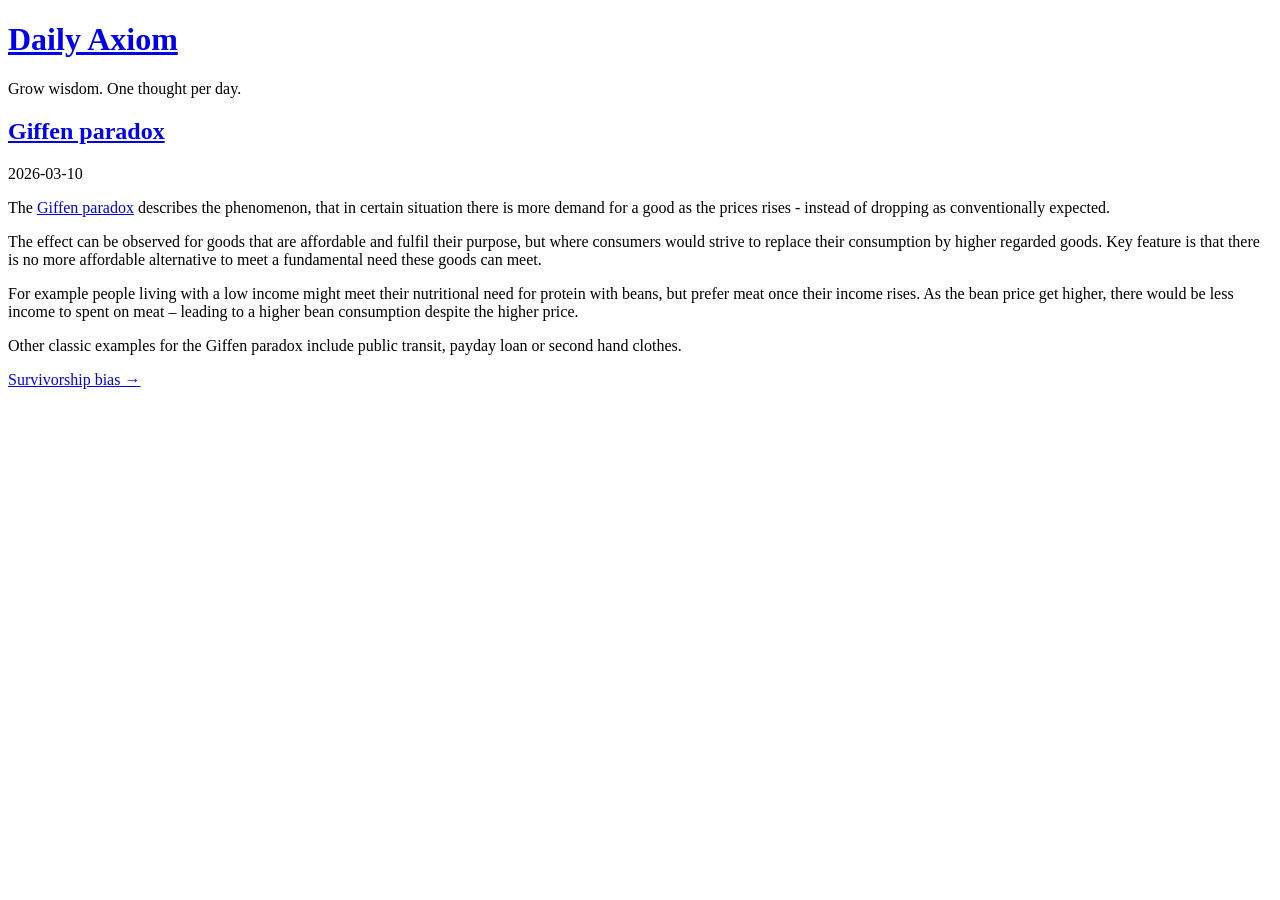
<file: index.html>
<!doctype html><html lang=en><head><meta charset=utf-8><meta content="width=device-width,initial-scale=1" name=viewport><title>Daily Axiom</title><link href=https://dailyaxiom.eu/favicon.svg rel=icon type=image/svg+xml><link href=https://dailyaxiom.eu/style.css rel=stylesheet><link title="Daily Axiom" href=https://dailyaxiom.eu/atom.xml rel=alternate type=application/atom+xml><body><header><h1><a href=/>Daily Axiom</a></h1><p class=tagline>Grow wisdom. One thought per day.</header><main><article><h2><a href=https://dailyaxiom.eu/posts/giffen-paradox/>Giffen paradox</a></h2><div class=meta>2026-03-10</div><div class=content><p>The <a href=https://en.wikipedia.org/wiki/Giffen_good rel=external>Giffen paradox</a> describes the phenomenon, that in certain situation there is more demand for a good as the prices rises - instead of dropping as conventionally expected.<p>The effect can be observed for goods that are affordable and fulfil their purpose, but where consumers would strive to replace their consumption by higher regarded goods. Key feature is that there is no more affordable alternative to meet a fundamental need these goods can meet.<p>For example people living with a low income might meet their nutritional need for protein with beans, but prefer meat once their income rises. As the bean price get higher, there would be less income to spent on meat – leading to a higher bean consumption despite the higher price.<p>Other classic examples for the Giffen paradox include public transit, payday loan or second hand clothes.</div></article><nav class=post-nav><div class=nav-left></div><div class=nav-right><a title="Newer post" href=https://dailyaxiom.eu/posts/survivorship-bias/>Survivorship bias →</a></div></nav></main>
</file>
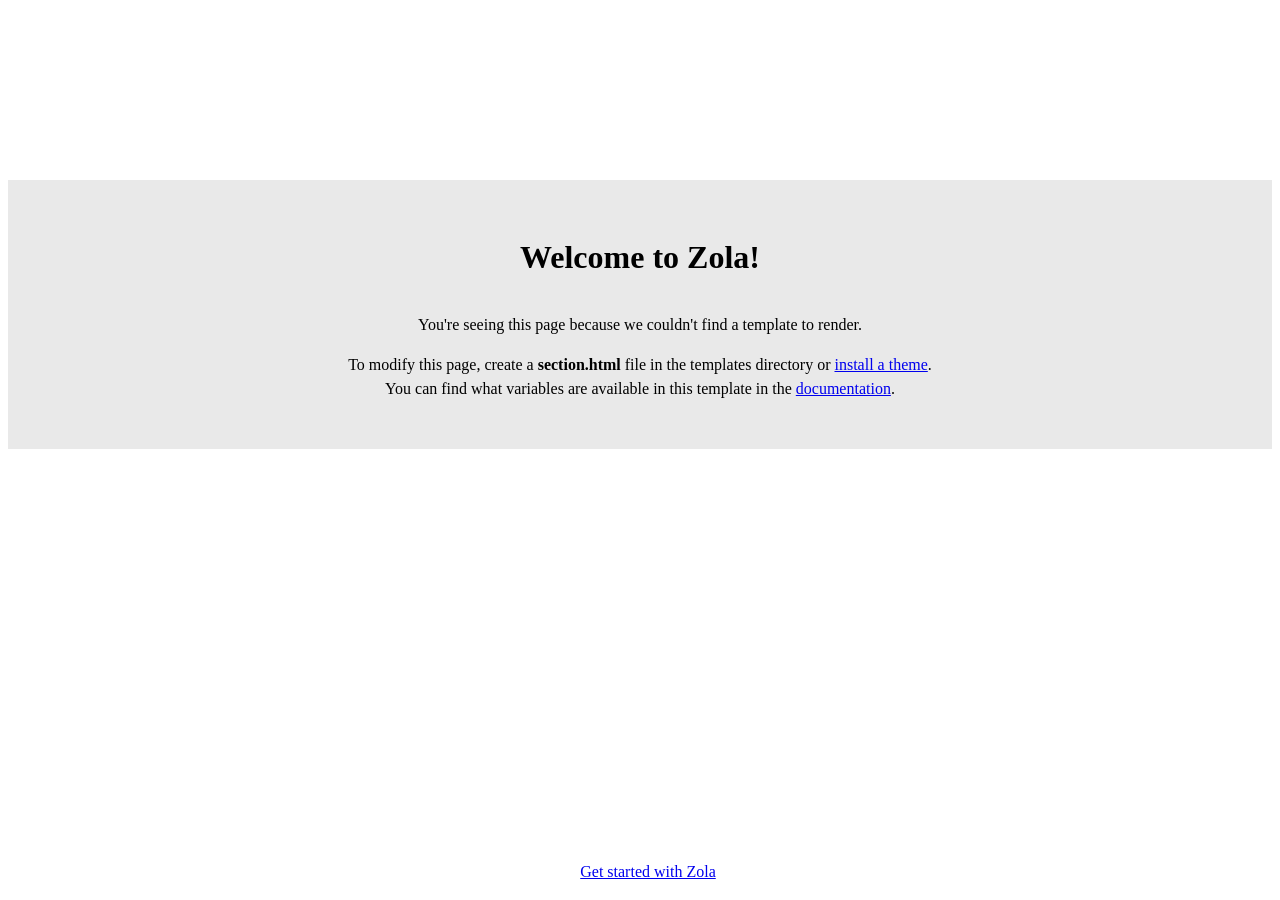
<file: posts/index.html>
<html><head><title>Zola</title><body><div class=container><h1>Welcome to Zola!</h1><p>You're seeing this page because we couldn't find a template to render.<p>To modify this page, create a <b>section.html</b> file in the templates directory or <a href=https://www.getzola.org/documentation/themes/installing-and-using-themes/ target=_blank>install a theme</a>. <br> You can find what variables are available in this template in the <a href=https://www.getzola.org/documentation/templates/pages-sections/#section-variables target=_blank>documentation</a>.</div><footer><a href=https://www.getzola.org/documentation/getting-started/cli-usage/ target=_blank>Get started with Zola</a></footer><style>html{line-height:1.5}h1{margin-bottom:2rem}.container{text-align:center;background:#e9e9e9;margin-top:20vh;padding:2rem;font-family:"sans-serif"}footer{text-align:center;width:100%;position:fixed;bottom:1rem}</style>
</file>
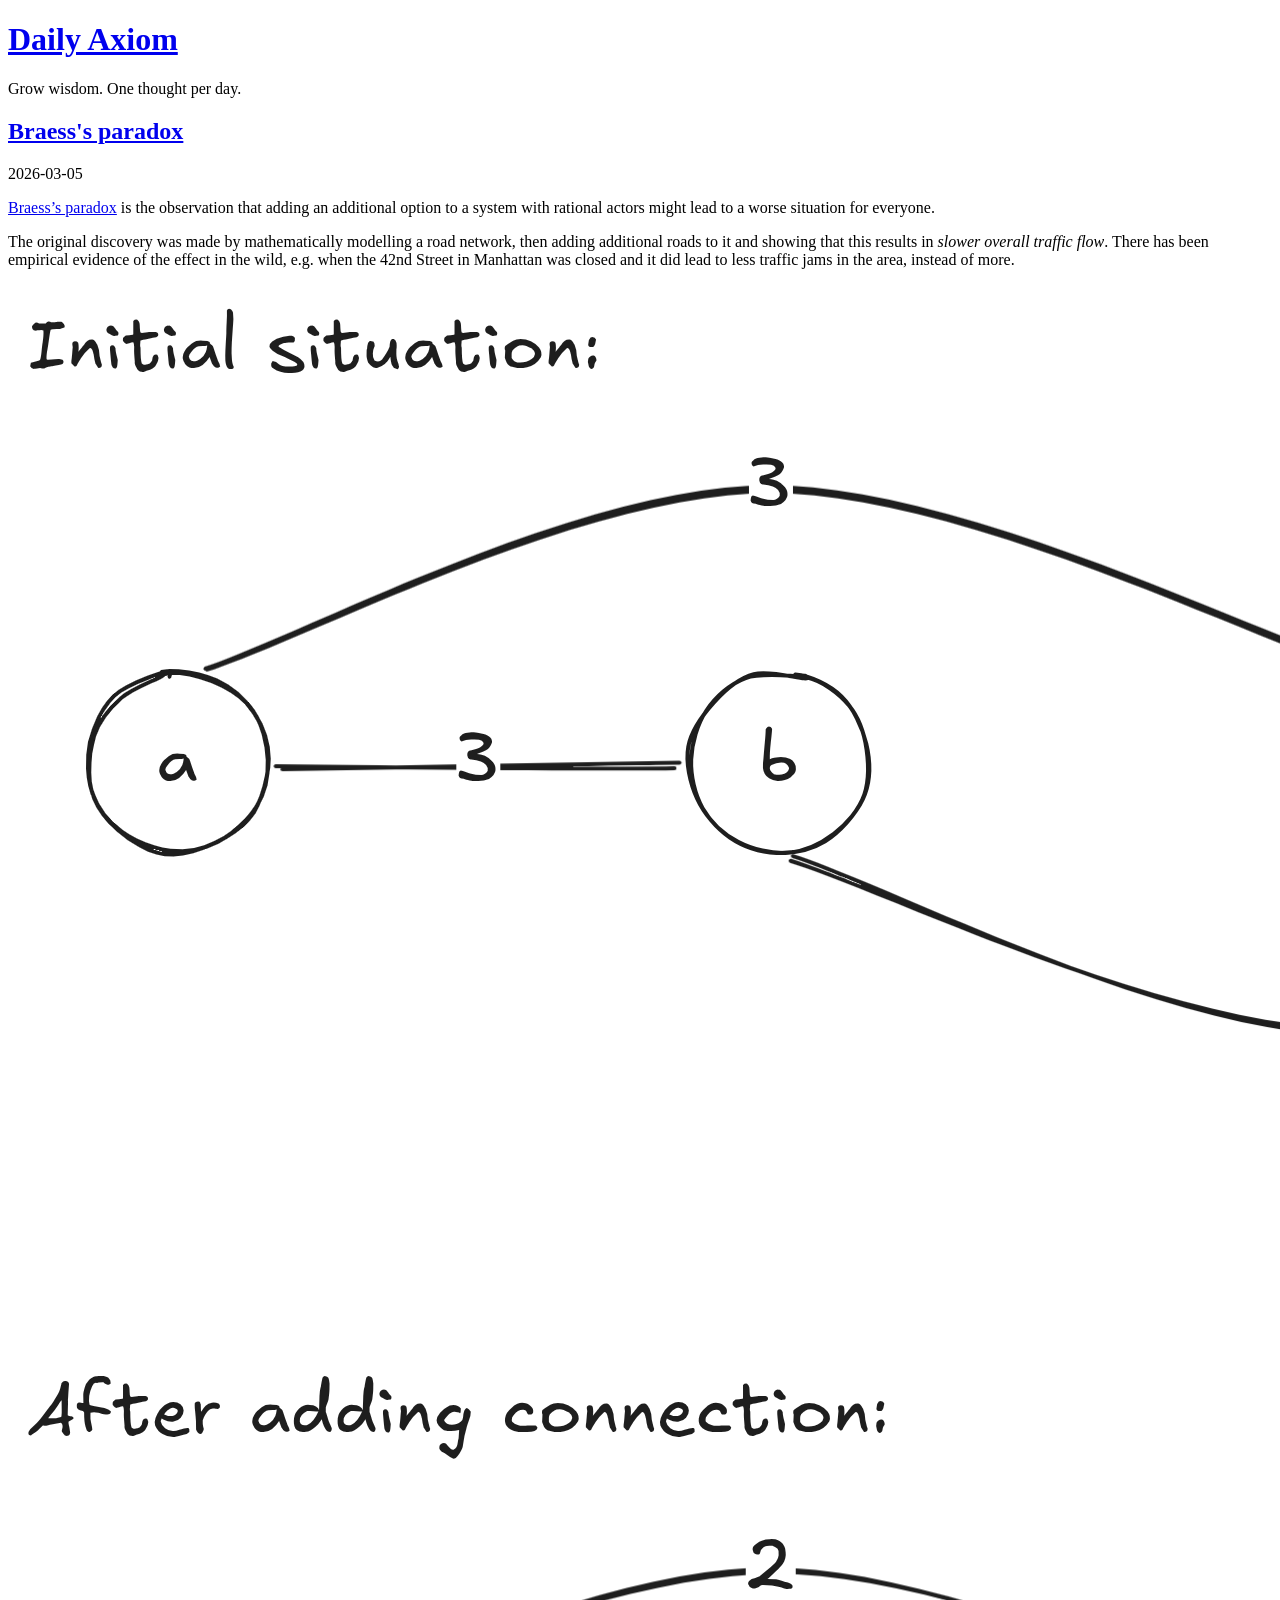
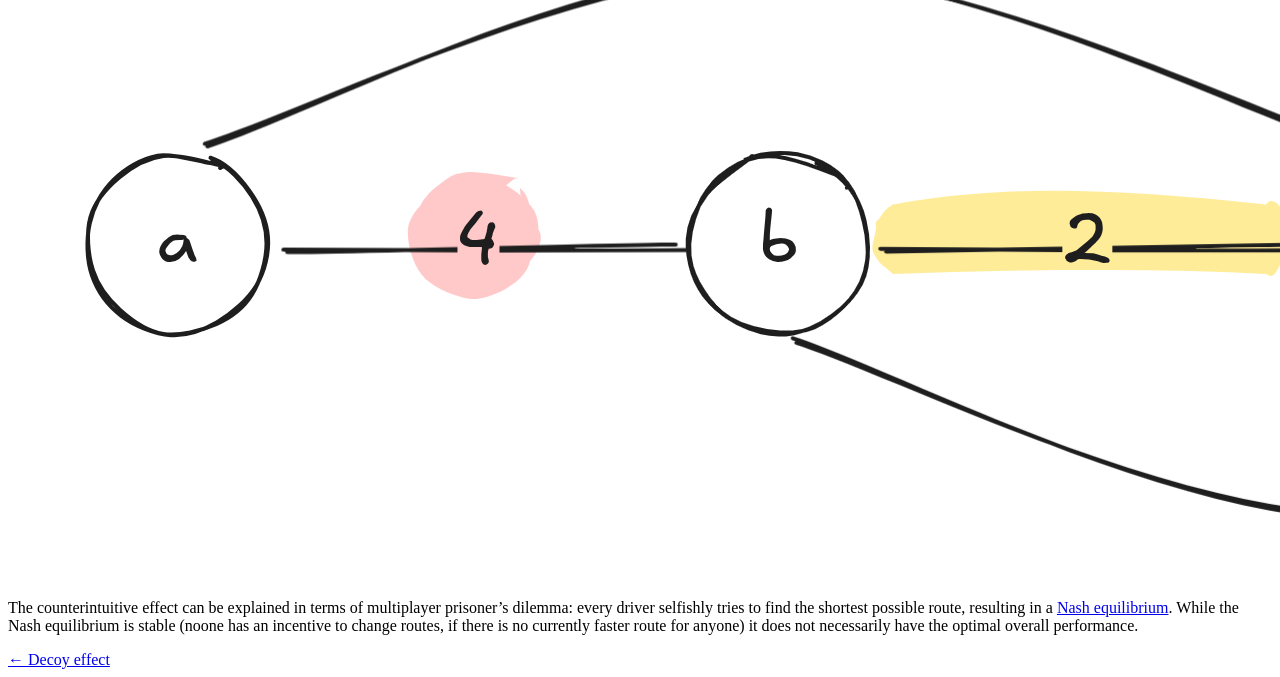
<file: posts/braess-paradox/index.html>
<!doctype html><html lang=en><head><meta charset=utf-8><meta content="width=device-width,initial-scale=1" name=viewport><title>Braess's paradox - Daily Axiom</title><link href=https://dailyaxiom.eu/favicon.svg rel=icon type=image/svg+xml><link href=https://dailyaxiom.eu/style.css rel=stylesheet><link title="Daily Axiom" href=https://dailyaxiom.eu/atom.xml rel=alternate type=application/atom+xml><body><header><h1><a href=/>Daily Axiom</a></h1><p class=tagline>Grow wisdom. One thought per day.</header><main><article><h2><a href=https://dailyaxiom.eu/posts/braess-paradox/>Braess's paradox</a></h2><div class=meta>2026-03-05</div><div class=content><p><a href=https://en.wikipedia.org/wiki/Braess%27s_paradox rel=external>Braess’s paradox</a> is the observation that adding an additional option to a system with rational actors might lead to a worse situation for everyone.<p>The original discovery was made by mathematically modelling a road network, then adding additional roads to it and showing that this results in <em>slower overall traffic flow</em>. There has been empirical evidence of the effect in the wild, e.g. when the 42nd Street in Manhattan was closed and it did lead to less traffic jams in the area, instead of more.<p><img alt="Braess’s paradox scenario" src=/img/braess-paradox.excalidraw.png><p>The counterintuitive effect can be explained in terms of multiplayer prisoner’s dilemma: every driver selfishly tries to find the shortest possible route, resulting in a <a href=https://en.wikipedia.org/wiki/Nash_equilibrium rel=external>Nash equilibrium</a>. While the Nash equilibrium is stable (noone has an incentive to change routes, if there is no currently faster route for anyone) it does not necessarily have the optimal overall performance.</div></article><nav class=post-nav><div class=nav-left><a title="Older post" href=https://dailyaxiom.eu/posts/decoy-effect/>← Decoy effect</a></div><div class=nav-right></div></nav></main>
</file>
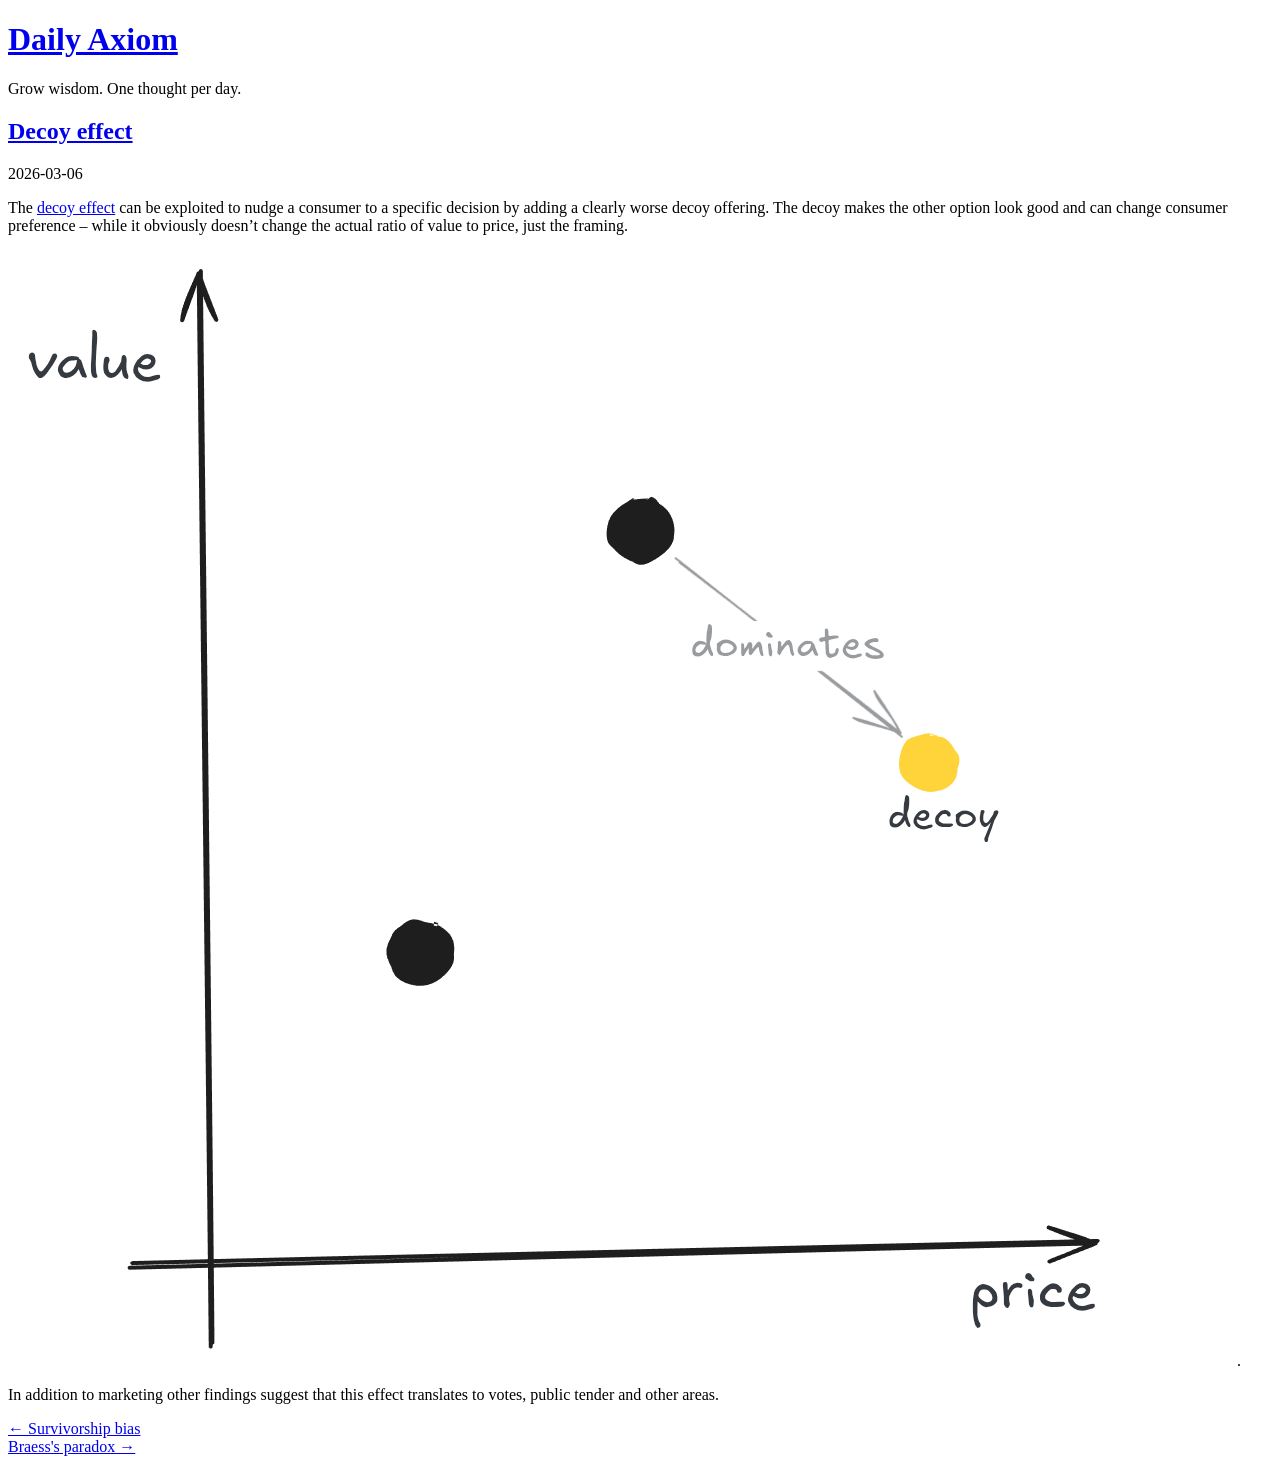
<file: posts/decoy-effect/index.html>
<!doctype html><html lang=en><head><meta charset=utf-8><meta content="width=device-width,initial-scale=1" name=viewport><title>Decoy effect - Daily Axiom</title><link href=https://dailyaxiom.eu/favicon.svg rel=icon type=image/svg+xml><link href=https://dailyaxiom.eu/style.css rel=stylesheet><link title="Daily Axiom" href=https://dailyaxiom.eu/atom.xml rel=alternate type=application/atom+xml><body><header><h1><a href=/>Daily Axiom</a></h1><p class=tagline>Grow wisdom. One thought per day.</header><main><article><h2><a href=https://dailyaxiom.eu/posts/decoy-effect/>Decoy effect</a></h2><div class=meta>2026-03-06</div><div class=content><p>The <a href=https://en.wikipedia.org/wiki/Decoy_effect rel=external>decoy effect</a> can be exploited to nudge a consumer to a specific decision by adding a clearly worse decoy offering. The decoy makes the other option look good and can change consumer preference – while it obviously doesn’t change the actual ratio of value to price, just the framing.<p><img alt="A decoy offering only exists to be dominated by the offering that is pushed" src=/img/decoy-effect.excalidraw.png>.<p>In addition to marketing other findings suggest that this effect translates to votes, public tender and other areas.</div></article><nav class=post-nav><div class=nav-left><a title="Older post" href=https://dailyaxiom.eu/posts/survivorship-bias/>← Survivorship bias</a></div><div class=nav-right><a title="Newer post" href=https://dailyaxiom.eu/posts/braess-paradox/>Braess's paradox →</a></div></nav></main>
</file>
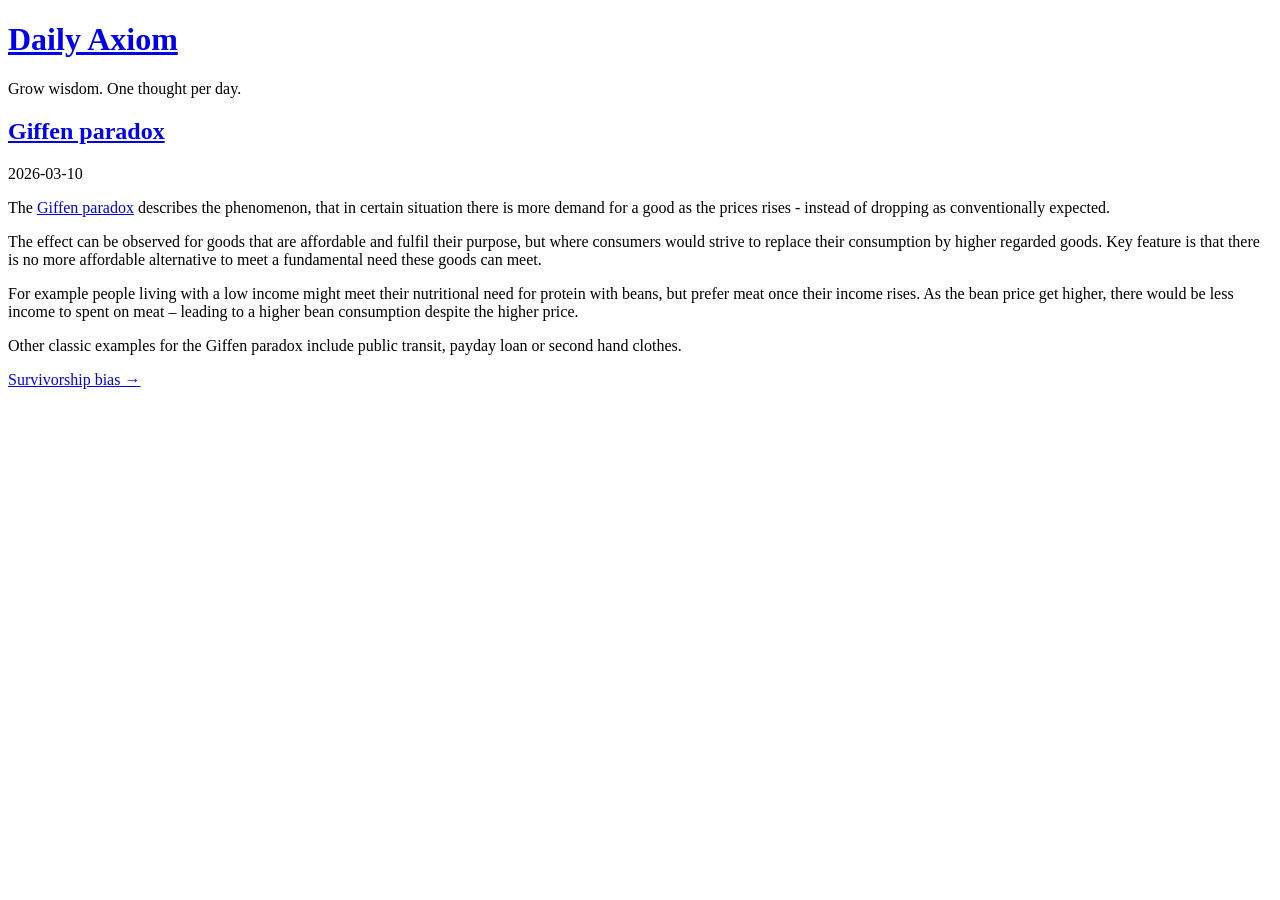
<file: posts/giffen-paradox/index.html>
<!doctype html><html lang=en><head><meta charset=utf-8><meta content="width=device-width,initial-scale=1" name=viewport><title>Giffen paradox - Daily Axiom</title><link href=https://dailyaxiom.eu/favicon.svg rel=icon type=image/svg+xml><link href=https://dailyaxiom.eu/style.css rel=stylesheet><link title="Daily Axiom" href=https://dailyaxiom.eu/atom.xml rel=alternate type=application/atom+xml><body><header><h1><a href=/>Daily Axiom</a></h1><p class=tagline>Grow wisdom. One thought per day.</header><main><article><h2><a href=https://dailyaxiom.eu/posts/giffen-paradox/>Giffen paradox</a></h2><div class=meta>2026-03-10</div><div class=content><p>The <a href=https://en.wikipedia.org/wiki/Giffen_good rel=external>Giffen paradox</a> describes the phenomenon, that in certain situation there is more demand for a good as the prices rises - instead of dropping as conventionally expected.<p>The effect can be observed for goods that are affordable and fulfil their purpose, but where consumers would strive to replace their consumption by higher regarded goods. Key feature is that there is no more affordable alternative to meet a fundamental need these goods can meet.<p>For example people living with a low income might meet their nutritional need for protein with beans, but prefer meat once their income rises. As the bean price get higher, there would be less income to spent on meat – leading to a higher bean consumption despite the higher price.<p>Other classic examples for the Giffen paradox include public transit, payday loan or second hand clothes.</div></article><nav class=post-nav><div class=nav-left></div><div class=nav-right><a title="Newer post" href=https://dailyaxiom.eu/posts/survivorship-bias/>Survivorship bias →</a></div></nav></main>
</file>
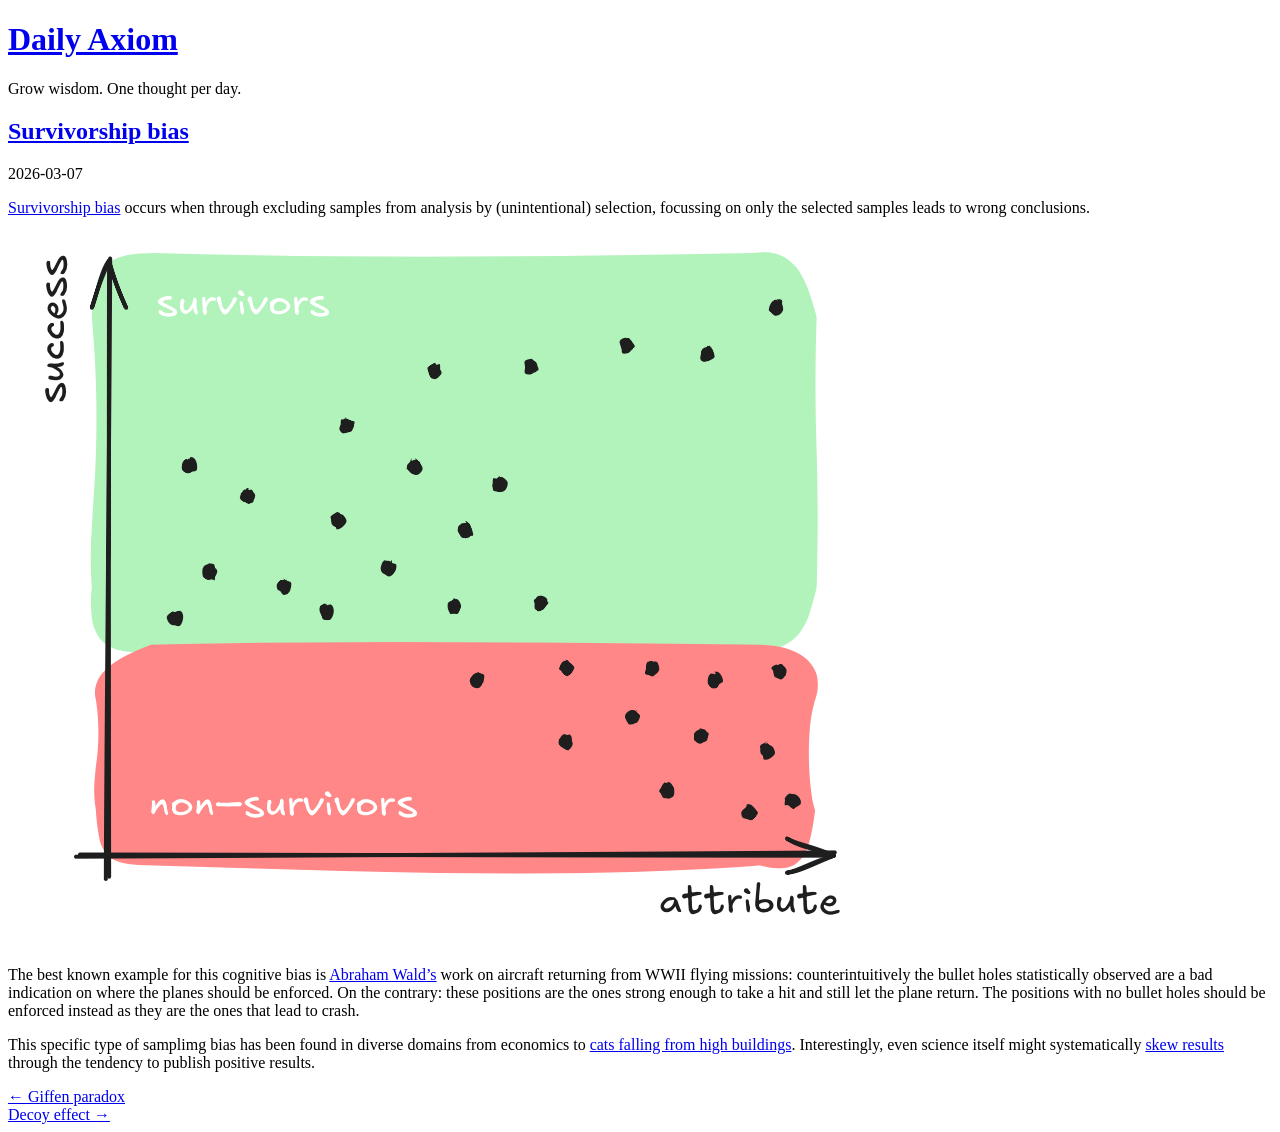
<file: posts/survivorship-bias/index.html>
<!doctype html><html lang=en><head><meta charset=utf-8><meta content="width=device-width,initial-scale=1" name=viewport><title>Survivorship bias - Daily Axiom</title><link href=https://dailyaxiom.eu/favicon.svg rel=icon type=image/svg+xml><link href=https://dailyaxiom.eu/style.css rel=stylesheet><link title="Daily Axiom" href=https://dailyaxiom.eu/atom.xml rel=alternate type=application/atom+xml><body><header><h1><a href=/>Daily Axiom</a></h1><p class=tagline>Grow wisdom. One thought per day.</header><main><article><h2><a href=https://dailyaxiom.eu/posts/survivorship-bias/>Survivorship bias</a></h2><div class=meta>2026-03-07</div><div class=content><p><a href=https://en.wikipedia.org/wiki/Survivorship_bias rel=external>Survivorship bias</a> occurs when through excluding samples from analysis by (unintentional) selection, focussing on only the selected samples leads to wrong conclusions.<p><img alt="Diagram showing how different conclusions can be drawn looking at all samples or only survivors" src=/img/survivorship-bias.excalidraw.png><p>The best known example for this cognitive bias is <a href=https://en.wikipedia.org/wiki/Abraham_Wald rel=external>Abraham Wald’s</a> work on aircraft returning from WWII flying missions: counterintuitively the bullet holes statistically observed are a bad indication on where the planes should be enforced. On the contrary: these positions are the ones strong enough to take a hit and still let the plane return. The positions with no bullet holes should be enforced instead as they are the ones that lead to crash.<p>This specific type of samplimg bias has been found in diverse domains from economics to <a href=https://pubmed.ncbi.nlm.nih.gov/3692980/ rel=external>cats falling from high buildings</a>. Interestingly, even science itself might systematically <a href=https://pmc.ncbi.nlm.nih.gov/articles/PMC1182327/ rel=external>skew results</a> through the tendency to publish positive results.</div></article><nav class=post-nav><div class=nav-left><a title="Older post" href=https://dailyaxiom.eu/posts/giffen-paradox/>← Giffen paradox</a></div><div class=nav-right><a title="Newer post" href=https://dailyaxiom.eu/posts/decoy-effect/>Decoy effect →</a></div></nav></main>
</file>
